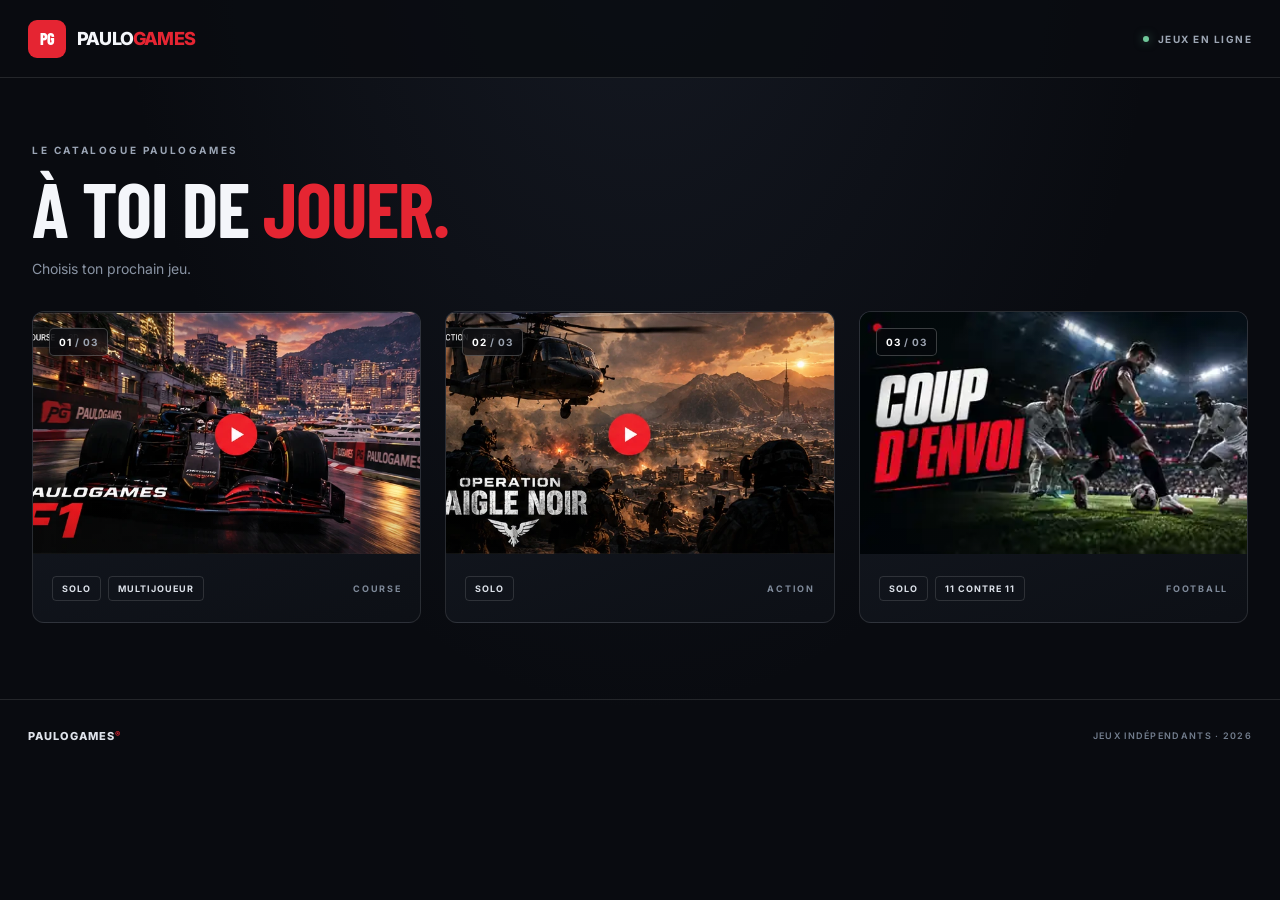
<file: index.html>
<!doctype html>
<html lang="fr">
<head>
  <meta charset="utf-8">
  <meta name="viewport" content="width=device-width, initial-scale=1">
  <meta name="theme-color" content="#090b10">
  <meta name="description" content="Découvre et lance les jeux créés par Paulogames.">
  <title>Paulogames — Jeux</title>
  <link rel="icon" href="data:image/svg+xml,%3Csvg xmlns='http://www.w3.org/2000/svg' viewBox='0 0 64 64'%3E%3Crect width='64' height='64' rx='12' fill='%23e52532'/%3E%3Cpath d='M19 48V16h16c10 0 16 5 16 14S45 44 35 44H28v4zM28 35h7c4 0 6-2 6-5s-2-5-6-5h-7z' fill='white'/%3E%3C/svg%3E">
  <link rel="stylesheet" href="style.css">
  <script src="config.js"></script>
</head>
<body>
  <header class="site-header">
    <a class="brand" href="#accueil" aria-label="Paulogames, accueil">
      <span class="brand-mark" aria-hidden="true">PG</span>
      <span class="brand-name">PAULO<span>GAMES</span></span>
    </a>
    <span class="header-note"><span class="status-dot"></span> JEUX EN LIGNE</span>
  </header>

  <main id="accueil" class="page-content">
    <section class="intro" aria-label="Présentation">
      <p class="eyebrow">LE CATALOGUE PAULOGAMES</p>
      <h1>À toi de <span>jouer.</span></h1>
      <p class="intro-text">Choisis ton prochain jeu.</p>
    </section>

    <section id="jeux" class="games-grid" aria-label="Jeux disponibles">
      <article class="game-card game-card-f1">
        <a class="game-image-link" id="f1-card-link" href="https://paueym-lgtm.github.io/Formule-1/" aria-label="Lancer Paulogames F1">
          <img class="game-image" src="assets/paulogames-f1-cover.webp" alt="Visuel de Paulogames F1" fetchpriority="high">
          <span class="card-corner" aria-hidden="true">01 <span> / 03</span></span>
          <span class="card-open" aria-hidden="true"><svg viewBox="0 0 24 24" fill="none"><path d="M5 12h13M12 6l6 6-6 6" stroke="currentColor" stroke-width="1.8" stroke-linecap="round" stroke-linejoin="round"/></svg></span>
        </a>
        <div class="card-meta">
          <div class="mode-list" aria-label="Modes de jeu"><span>SOLO</span><span>MULTIJOUEUR</span></div>
          <span class="card-index">COURSE</span>
        </div>
      </article>

      <article class="game-card game-card-operation">
        <a class="game-image-link" href="https://paueym-lgtm.github.io/operation-aigle-noir/" aria-label="Lancer Opération Aigle Noir">
          <img class="game-image" src="assets/operation-aigle-noir-cover.webp" alt="Visuel d’Opération Aigle Noir" loading="eager">
          <span class="card-corner" aria-hidden="true">02 <span> / 03</span></span>
          <span class="card-open" aria-hidden="true"><svg viewBox="0 0 24 24" fill="none"><path d="M5 12h13M12 6l6 6-6 6" stroke="currentColor" stroke-width="1.8" stroke-linecap="round" stroke-linejoin="round"/></svg></span>
        </a>
        <div class="card-meta">
          <div class="mode-list" aria-label="Mode de jeu"><span>SOLO</span></div>
          <span class="card-index">ACTION</span>
        </div>
      </article>

      <article class="game-card game-card-soccer">
        <a class="game-image-link" href="https://paueym-lgtm.github.io/Coup-d-envoi/" aria-label="Lancer Coup d'envoi">
          <img class="game-image" src="assets/coup-d-envoi-cover.svg" alt="Visuel de Coup d’envoi" loading="eager">
          <span class="card-corner" aria-hidden="true">03 <span> / 03</span></span>
          <span class="card-open" aria-hidden="true"><svg viewBox="0 0 24 24" fill="none"><path d="M5 12h13M12 6l6 6-6 6" stroke="currentColor" stroke-width="1.8" stroke-linecap="round" stroke-linejoin="round"/></svg></span>
        </a>
        <div class="card-meta">
          <div class="mode-list" aria-label="Mode de jeu"><span>SOLO</span><span>11 CONTRE 11</span></div>
          <span class="card-index">FOOTBALL</span>
        </div>
      </article>
    </section>
  </main>

  <footer class="site-footer">
    <a class="footer-brand" href="#accueil">PAULOGAMES<span>®</span></a>
    <span>JEUX INDÉPENDANTS · <span id="year">2026</span></span>
  </footer>

  <script>
    (() => {
      const configuredUrl = window.PAULOGAMES_CONFIG?.gameUrl?.trim() || "";
      if (/^https?:\/\//i.test(configuredUrl) && !configuredUrl.includes("REMPLACE_PAR")) {
        const link = document.getElementById("f1-card-link");
        link.href = configuredUrl;
      }
      document.getElementById("year").textContent = new Date().getFullYear();
    })();
  </script>
</body>
</html>
</file>
<file: style.css>
@import url('https://fonts.googleapis.com/css2?family=Barlow+Condensed:wght@500;600;700;800&family=Inter:wght@400;500;600;700;800&display=swap');

:root {
  color-scheme: dark;
  --bg: #090b10;
  --panel: #10141c;
  --text: #f4f6fa;
  --muted: #8993a3;
  --line: rgba(255,255,255,.11);
  --red: #e52532;
  --width: 1280px;
}

* { box-sizing: border-box; }
html { min-height: 100%; scroll-behavior: smooth; }
body {
  margin: 0;
  min-height: 100vh;
  color: var(--text);
  background:
    radial-gradient(ellipse at 50% -15%, rgba(64,76,102,.22), transparent 58%),
    var(--bg);
  font-family: Inter, Arial, sans-serif;
  -webkit-font-smoothing: antialiased;
}
a { color: inherit; text-decoration: none; }
.site-header {
  height: 78px;
  padding: 0 max(28px, calc((100vw - var(--width)) / 2));
  display: flex;
  align-items: center;
  justify-content: space-between;
  border-bottom: 1px solid var(--line);
  background: rgba(9,11,16,.82);
}
.brand { display: inline-flex; align-items: center; gap: 11px; }
.brand-mark {
  width: 38px;
  height: 38px;
  display: grid;
  place-items: center;
  border-radius: 9px;
  background: var(--red);
  color: #fff;
  font-family: 'Barlow Condensed', sans-serif;
  font-size: 16px;
  font-weight: 800;
  letter-spacing: -1px;
}
.brand-name {
  font-size: 18px;
  font-weight: 800;
  letter-spacing: -.8px;
}
.brand-name span { color: var(--red); }
.header-note {
  display: flex;
  align-items: center;
  gap: 9px;
  color: #9da6b4;
  font-size: 10px;
  font-weight: 700;
  letter-spacing: 1.5px;
}
.status-dot {
  width: 6px;
  height: 6px;
  border-radius: 50%;
  background: #70c79a;
  box-shadow: 0 0 10px rgba(112,199,154,.5);
}
.page-content { width: min(var(--width), calc(100% - 64px)); margin: 0 auto; }
.intro { padding: 66px 0 34px; }
.eyebrow {
  margin: 0 0 16px;
  color: #9ba5b5;
  font-size: 10px;
  font-weight: 700;
  letter-spacing: 2.6px;
}
h1 {
  margin: 0;
  font-family: 'Barlow Condensed', Impact, sans-serif;
  font-size: clamp(48px, 6vw, 76px);
  font-weight: 700;
  line-height: .96;
  letter-spacing: -.9px;
  text-transform: uppercase;
}
h1 span { color: var(--red); }
.intro-text { margin: 15px 0 0; color: var(--muted); font-size: 14px; }
.games-grid {
  display: grid;
  grid-template-columns: repeat(3, minmax(0, 1fr));
  gap: 24px;
  padding-bottom: 76px;
}
.game-card {
  min-width: 0;
  overflow: hidden;
  border: 1px solid var(--line);
  border-radius: 12px;
  background: linear-gradient(160deg, rgba(23,28,38,.94), rgba(13,16,22,.98));
  transition: border-color .22s ease, transform .22s ease, box-shadow .22s ease;
}
.game-card:hover {
  transform: translateY(-4px);
  border-color: rgba(255,255,255,.28);
  box-shadow: 0 22px 60px rgba(0,0,0,.28);
}
.game-image-link {
  position: relative;
  display: block;
  overflow: hidden;
  aspect-ratio: 16 / 10;
  background: #151922;
  isolation: isolate;
}
.game-image {
  display: block;
  width: 100%;
  height: 100%;
  object-fit: cover;
  object-position: center;
  transition: transform .55s cubic-bezier(.2,.7,.2,1), filter .3s ease;
}
.game-image-link:hover .game-image { transform: scale(1.035); }
.game-image-link::after {
  content: "";
  position: absolute;
  z-index: 1;
  inset: 0;
  pointer-events: none;
  background: linear-gradient(180deg, rgba(5,7,10,.13), transparent 22%, transparent 76%, rgba(5,7,10,.18));
}
.card-corner {
  position: absolute;
  z-index: 2;
  top: 16px;
  left: 16px;
  padding: 7px 9px;
  border: 1px solid rgba(255,255,255,.22);
  border-radius: 5px;
  background: rgba(7,9,13,.65);
  color: #fff;
  font-size: 10px;
  font-weight: 700;
  letter-spacing: 1px;
  backdrop-filter: blur(8px);
}
.card-corner span { color: #9ca4b1; }
.card-open {
  position: absolute;
  z-index: 2;
  right: 18px;
  bottom: 18px;
  width: 42px;
  height: 42px;
  display: grid;
  place-items: center;
  border: 1px solid rgba(255,255,255,.3);
  border-radius: 50%;
  background: rgba(7,9,13,.62);
  color: white;
  opacity: 0;
  transform: translateX(-5px);
  transition: opacity .2s ease, transform .2s ease, background .2s ease;
  backdrop-filter: blur(8px);
}
.card-open svg { width: 20px; height: 20px; }
.game-card:hover .card-open, .game-image-link:focus-visible .card-open {
  opacity: 1;
  transform: translateX(0);
}
.card-open:hover { background: var(--red); }
.card-meta {
  min-height: 68px;
  display: flex;
  align-items: center;
  justify-content: space-between;
  gap: 14px;
  padding: 15px 19px;
}
.mode-list { display: flex; flex-wrap: wrap; align-items: center; gap: 7px; }
.mode-list span {
  padding: 6px 9px;
  border: 1px solid rgba(255,255,255,.13);
  border-radius: 4px;
  color: #dce1e9;
  font-size: 9px;
  font-weight: 700;
  letter-spacing: 1px;
}
.card-index {
  color: #7e8999;
  font-size: 9px;
  font-weight: 700;
  letter-spacing: 1.7px;
}
.site-footer {
  min-height: 72px;
  display: flex;
  align-items: center;
  justify-content: space-between;
  gap: 18px;
  padding: 20px max(28px, calc((100vw - var(--width)) / 2));
  border-top: 1px solid var(--line);
  color: #737e8e;
  font-size: 9px;
  font-weight: 600;
  letter-spacing: 1.3px;
}
.footer-brand { color: #dfe3eb; font-size: 11px; font-weight: 800; letter-spacing: 1px; }
.footer-brand span { color: var(--red); vertical-align: top; font-size: 8px; }
a:focus-visible { outline: 2px solid #fff; outline-offset: 4px; }

@media (max-width: 760px) {
  .site-header { height: 68px; padding-inline: 20px; }
  .page-content { width: calc(100% - 36px); }
  .intro { padding: 48px 0 27px; }
  .games-grid { grid-template-columns: repeat(2, minmax(0, 1fr)); gap: 16px; padding-bottom: 54px; }
  .game-image-link { aspect-ratio: 4 / 3; }
  .card-meta { min-height: 62px; padding: 13px; }
  .mode-list { gap: 5px; }
  .mode-list span { padding: 5px 7px; font-size: 8px; }
  .card-index { font-size: 8px; }
  .site-footer { padding-inline: 18px; }
}
@media (max-width: 540px) {
  .header-note { font-size: 8px; letter-spacing: 1px; }
  .brand-name { font-size: 16px; }
  .brand-mark { width: 34px; height: 34px; }
  .intro { padding-top: 42px; }
  h1 { font-size: clamp(46px, 13vw, 62px); }
  .games-grid { grid-template-columns: 1fr; gap: 18px; }
  .game-image-link { aspect-ratio: 16 / 10; }
  .card-meta { padding: 15px 17px; }
  .mode-list span { font-size: 9px; }
  .card-open { opacity: 1; transform: none; width: 38px; height: 38px; }
}
@media (prefers-reduced-motion: reduce) {
  *, *::before, *::after { scroll-behavior: auto !important; transition: none !important; }
}
</file>
